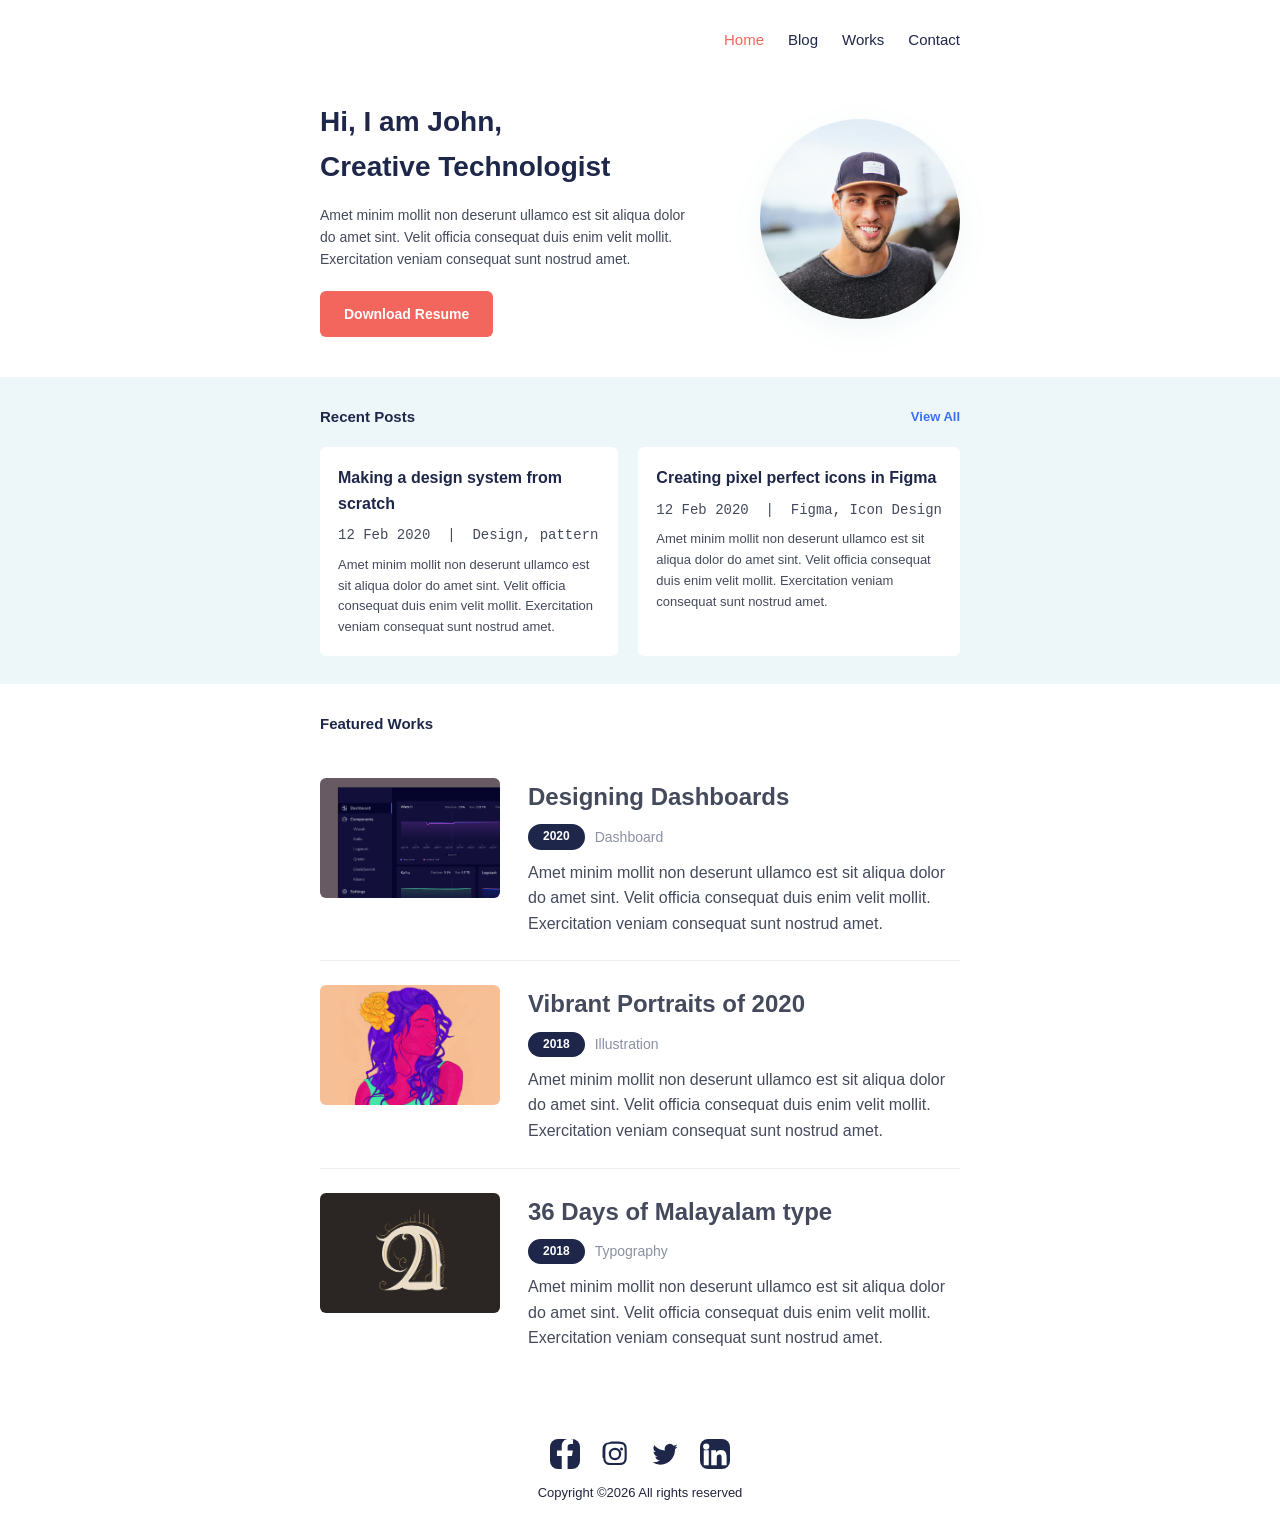
<file: index.html>
<!DOCTYPE html>
<html lang="en">
<head>
    <meta charset="UTF-8">
    <meta name="viewport" content="width=device-width, initial-scale=1.0">
    <title>HomePage</title>
    <link rel="stylesheet" href="style.css">
</head>
<body>
    <div class="page">
        <header class="site-header">
            <nav>
                <a href="index.html" class="active">Home</a>
                <a href="blog.html">Blog</a>
                <a href="work.html">Works</a>
                <a href="#contact">Contact</a>
            </nav>
         </header>
        <section class="hero">
            <div class="hero-text">
                <h1>Hi, I am John,<br>Creative Technologist</h1>
                <p>Amet minim mollit non deserunt ullamco est sit aliqua dolor do amet sint. Velit officia consequat duis enim velit mollit. Exercitation veniam consequat sunt nostrud amet.</p>
                <a href="#" class="btn-download">Download Resume</a>
            </div>
            <div class="hero-image">
                <img src="images/profile.png" alt="John" class="john">
            </div> 
        </section>

        <div class="recent-posts">
            <section class="sections"> 
                <div class="section-header">
                    <h3>Recent Posts</h3>
                    <a href="#">View All</a>
                </div>
                <div class="posts-grid">
                    <article class="post-card">
        
                        <h4> Making a design system from scratch</h4>
                        <div class="post-meta"><pre>12 Feb 2020  |  Design, pattern</pre></div>
                        <p>Amet minim mollit non deserunt ullamco est sit aliqua dolor do amet sint. Velit officia consequat duis enim velit mollit. Exercitation veniam consequat sunt nostrud amet.</p>
                    </article>
                    <article class="post-card">
        
                        <h4>Creating pixel perfect icons in Figma</h4>
                        <div class="post-meta"><pre>12 Feb 2020  |  Figma, Icon Design</pre></div>
                        <p>Amet minim mollit non deserunt ullamco est sit aliqua dolor do amet sint. Velit officia consequat duis enim velit mollit. Exercitation veniam consequat sunt nostrud amet.</p>
                    </article>
                </div>
            </section> 
        </div>
        <section class="sections">
            <div class="section-header">
                <h3>Featured Works</h3>
            </div>

            <div class="work-list" style="padding: 0;">
                <article class="work-item">
                <div class="workimg"><img src="images/image1.png" alt="Designing Dashboards"></div>
                <div class="workbody">
                    <h2><a href="work-details.html">Designing Dashboards</a></h2>
                    <div class="meta"><span class="year">2020</span><span class="tag">Dashboard</span></div>
                    <p>Amet minim mollit non deserunt ullamco est sit aliqua dolor do amet sint. Velit officia consequat duis enim velit mollit. Exercitation veniam consequat sunt nostrud amet.</p>
                </div>
                </article>

                <article class="work-item">
                <div class="workimg"><img src="images/image3.png" alt="Vibrant Portraits of 2020"></div>
                <div class="workbody">
                    <h2>Vibrant Portraits of 2020</h2>
                    <div class="meta"><span class="year">2018</span><span class="tag">Illustration</span></div>
                    <p>Amet minim mollit non deserunt ullamco est sit aliqua dolor do amet sint. Velit officia consequat duis enim velit mollit. Exercitation veniam consequat sunt nostrud amet.</p>
                </div>
                </article>

                <article class="work-item">
                <div class="workimg"><img src="images/image2.png" alt="36 Days of Malayalam type"></div>
                <div class="workbody">
                    <h2>36 Days of Malayalam type</h2>
                    <div class="meta"><span class="year">2018</span><span class="tag">Typography</span></div>
                    <p>Amet minim mollit non deserunt ullamco est sit aliqua dolor do amet sint. Velit officia consequat duis enim velit mollit. Exercitation veniam consequat sunt nostrud amet.</p>
                </div>
                </article>
            </div>
        </section>

        <footer class="site-footer">
                <div class="footer-icons">
                    <a href="#" aria-label="Facebook" class="icon-facebook"><img src="images/icon-facebook.svg" alt=""></a>
                    <a href="#" aria-label="Instagram" class="icon-instagram"><img src="images/icon-instagram.svg" alt=""></a>
                    <a href="#" aria-label="Twitter" class="icon-twitter"><img src="images/icon-twitter.svg" alt=""></a>
                    <a href="#" aria-label="LinkedIn" class="icon-linkedin"><img src="images/icon-linkedin.svg" alt=""></a>
                </div>
            <p class="copyright">Copyright ©2026 All rights reserved</p>
        </footer>


    </div>  
</body>
</html>
</file>
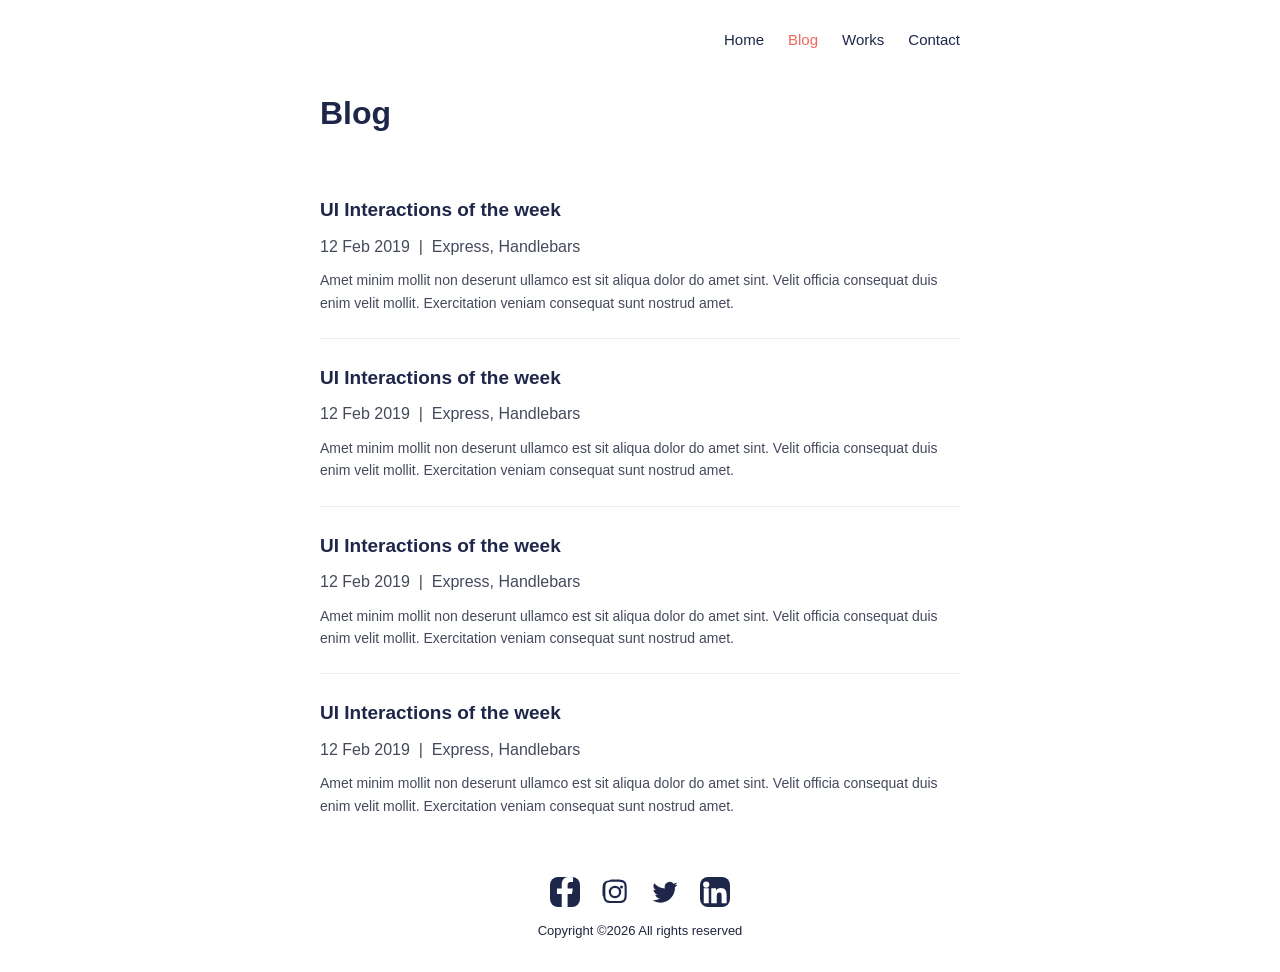
<file: blog.html>
<!DOCTYPE html>
<html lang="en">
<head>
    <meta charset="UTF-8">
    <meta name="viewport" content="width=device-width, initial-scale=1.0">
    <title>Blog</title>
    <link rel="stylesheet" href="style.css">
</head>
<body>
    <div class="page">
        <header class="site-header">
            <nav>
                <a href="index.html">Home</a>
                <a href="blog.html" class="active">Blog</a>
                <a href="work.html">Works</a>
                <a href="#contact">Contact</a>
            </nav>
        </header>
         <h1 class="workh">Blog</h1>

        <div class="work-list">
            <article class="work-item work-item--text">
            <div class="work-content">
                <h2>UI Interactions of the week</h2>
                <div class="meta">12 Feb 2019 &nbsp;|&nbsp; Express, Handlebars</div>
                <p>Amet minim mollit non deserunt ullamco est sit aliqua dolor do amet sint. Velit officia consequat duis enim velit mollit. Exercitation veniam consequat sunt nostrud amet.</p>
            </div>
            </article>
            <article class="work-item work-item--text">
            <div class="work-content">
                <h2>UI Interactions of the week</h2>
                <div class="meta">12 Feb 2019 &nbsp;|&nbsp; Express, Handlebars</div>
                <p>Amet minim mollit non deserunt ullamco est sit aliqua dolor do amet sint. Velit officia consequat duis enim velit mollit. Exercitation veniam consequat sunt nostrud amet.</p>
            </div>
            </article>
            <article class="work-item work-item--text">
            <div class="work-content">
                <h2>UI Interactions of the week</h2>
                <div class="meta">12 Feb 2019 &nbsp;|&nbsp; Express, Handlebars</div>
                <p>Amet minim mollit non deserunt ullamco est sit aliqua dolor do amet sint. Velit officia consequat duis enim velit mollit. Exercitation veniam consequat sunt nostrud amet.</p>
            </div>
            </article>
            <article class="work-item work-item--text">
            <div class="work-content">
                <h2>UI Interactions of the week</h2>
                <div class="meta">12 Feb 2019 &nbsp;|&nbsp; Express, Handlebars</div>
                <p>Amet minim mollit non deserunt ullamco est sit aliqua dolor do amet sint. Velit officia consequat duis enim velit mollit. Exercitation veniam consequat sunt nostrud amet.</p>
            </div>
            </article>
        </div>


        <footer class="site-footer">
            <div class="footer-icons">
                <a href="#" aria-label="Facebook" class="icon-facebook"><img src="images/icon-facebook.svg" alt=""></a>
                <a href="#" aria-label="Instagram" class="icon-instagram"><img src="images/icon-instagram.svg" alt=""></a>
                <a href="#" aria-label="Twitter" class="icon-twitter"><img src="images/icon-twitter.svg" alt=""></a>
                <a href="#" aria-label="LinkedIn" class="icon-linkedin"><img src="images/icon-linkedin.svg" alt=""></a>
            </div>
                <p class="copyright">Copyright ©2026 All rights reserved</p>
        </footer>
        
    </div> 
</body>
</html>
</file>
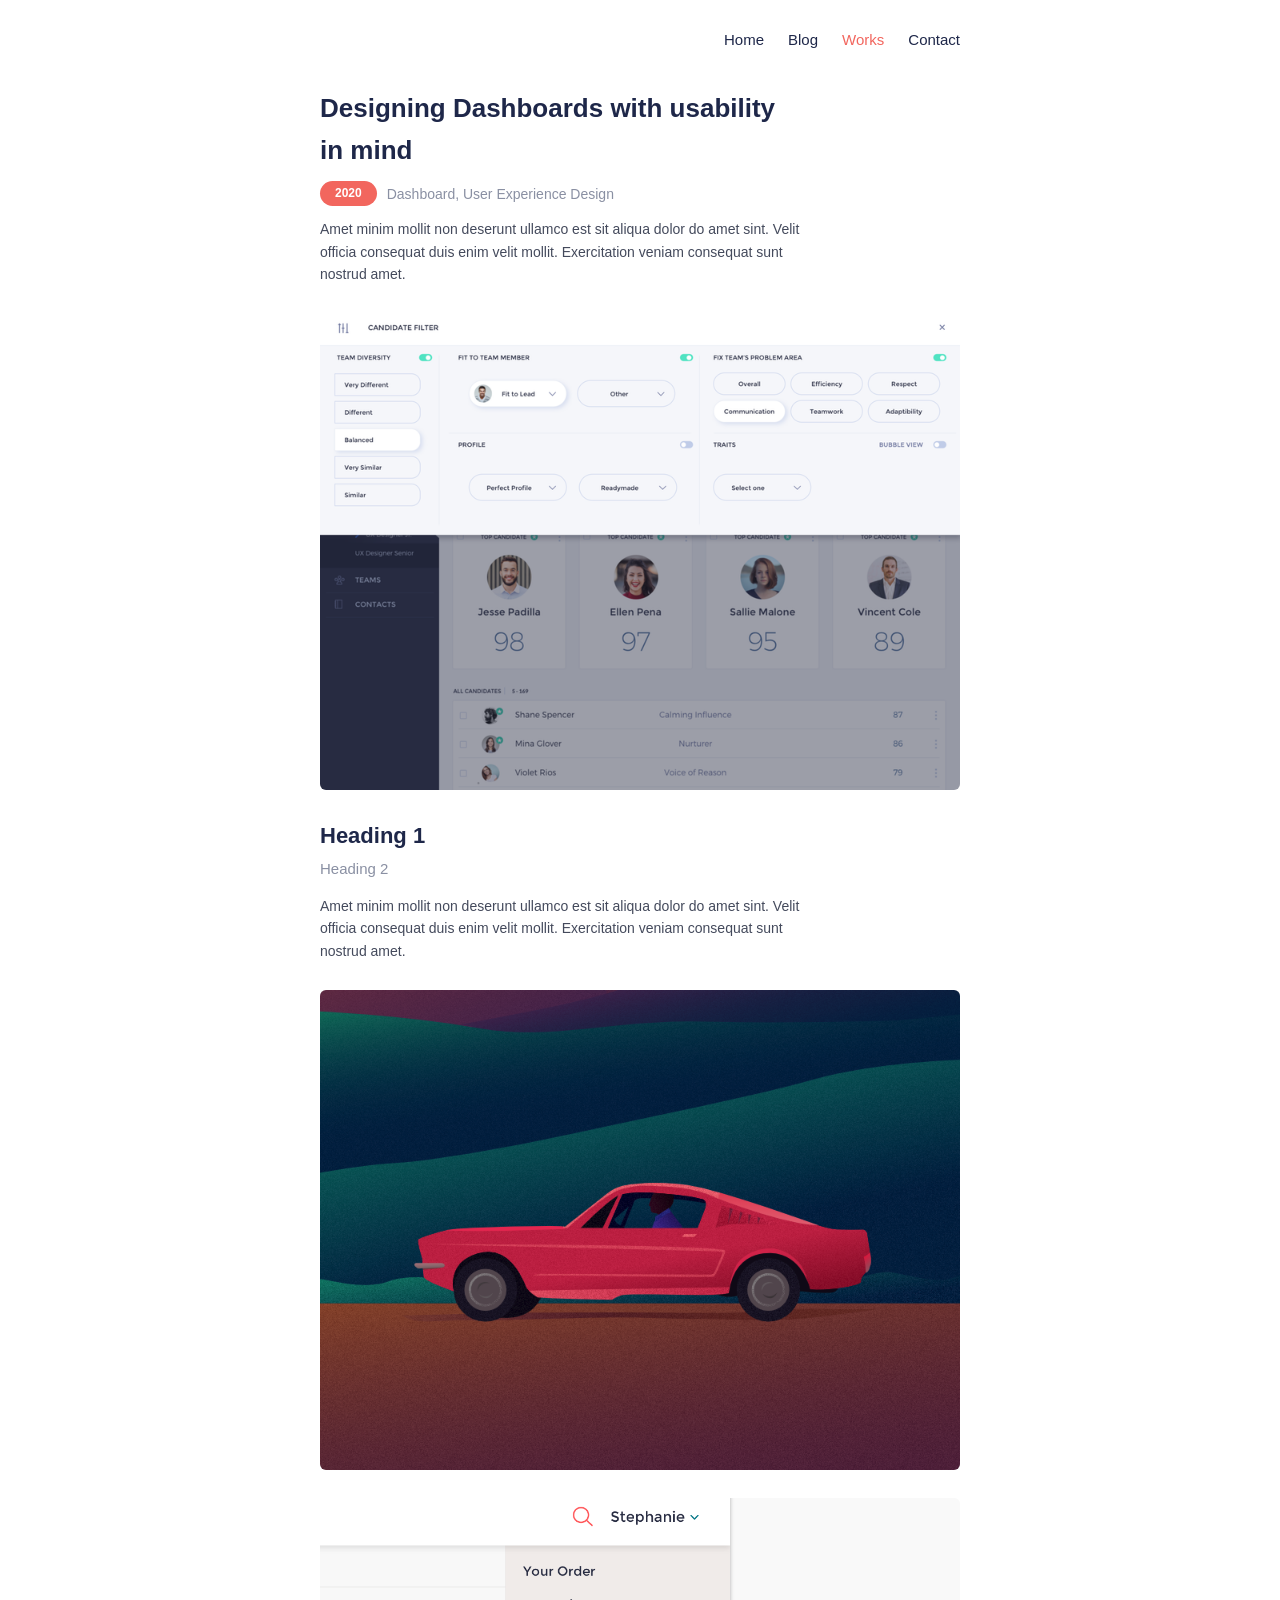
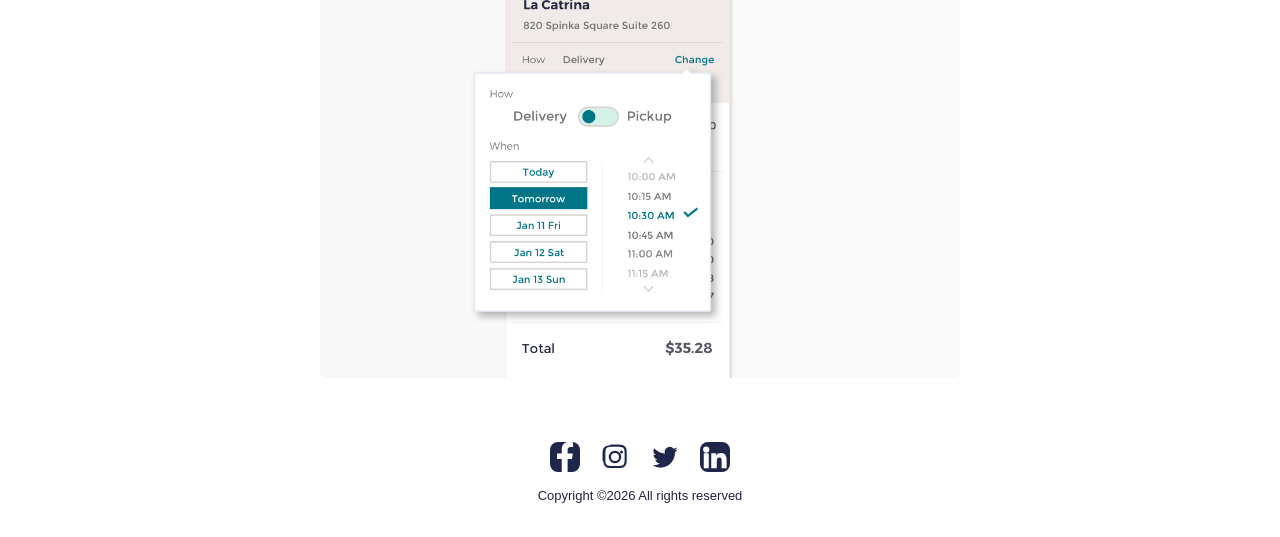
<file: work-details.html>
<!DOCTYPE html>
<html lang="en">
<head>
<meta charset="UTF-8">
<meta name="viewport" content="width=device-width, initial-scale=1.0">
<title>Work Details</title>
<link rel="stylesheet" href="style.css">
</head>
<body>
    <div class="page">

        <header class="site-header">
            <nav>
                <a href="index.html">Home</a>
                <a href="blog.html">Blog</a>
                <a href="work.html" class="active">Works</a>
                <a href="#contact">Contact</a>
            </nav>
        </header>

            <div class="detail-header">
                <h1>Designing Dashboards with usability in mind</h1>
                <div class="meta"><span class="badge">2020</span><span class="tag">Dashboard, User Experience Design</span></div>
                    <p>Amet minim mollit non deserunt ullamco est sit aliqua dolor do amet sint. Velit officia consequat duis enim velit mollit. Exercitation veniam consequat sunt nostrud amet.</p>
            </div>

            <div class="detail-body">
                <img src="images/image5.png" alt="Dashboard interface screenshot">

                <div class="text-block">
                    <h2>Heading 1</h2>
                        <h3>Heading 2</h3>
                        <p>Amet minim mollit non deserunt ullamco est sit aliqua dolor do amet sint. Velit officia consequat duis enim velit mollit. Exercitation veniam consequat sunt nostrud amet.</p>
                </div>

                    <img src="images/image6.png" alt="Illustration of a red car">
                    <img src="images/image7.png" alt="Order checkout UI mockup">
            </div>

            <footer class="site-footer">
                <div class="footer-icons">
                    <a href="#" aria-label="Facebook" class="icon-facebook"><img src="images/icon-facebook.svg" alt=""></a>
                    <a href="#" aria-label="Instagram" class="icon-instagram"><img src="images/icon-instagram.svg" alt=""></a>
                    <a href="#" aria-label="Twitter" class="icon-twitter"><img src="images/icon-twitter.svg" alt=""></a>
                    <a href="#" aria-label="LinkedIn" class="icon-linkedin"><img src="images/icon-linkedin.svg" alt=""></a>
                </div>
                <p class="copyright">Copyright ©2026 All rights reserved</p>
            </footer>




    </div>
</body>
</html>
</file>
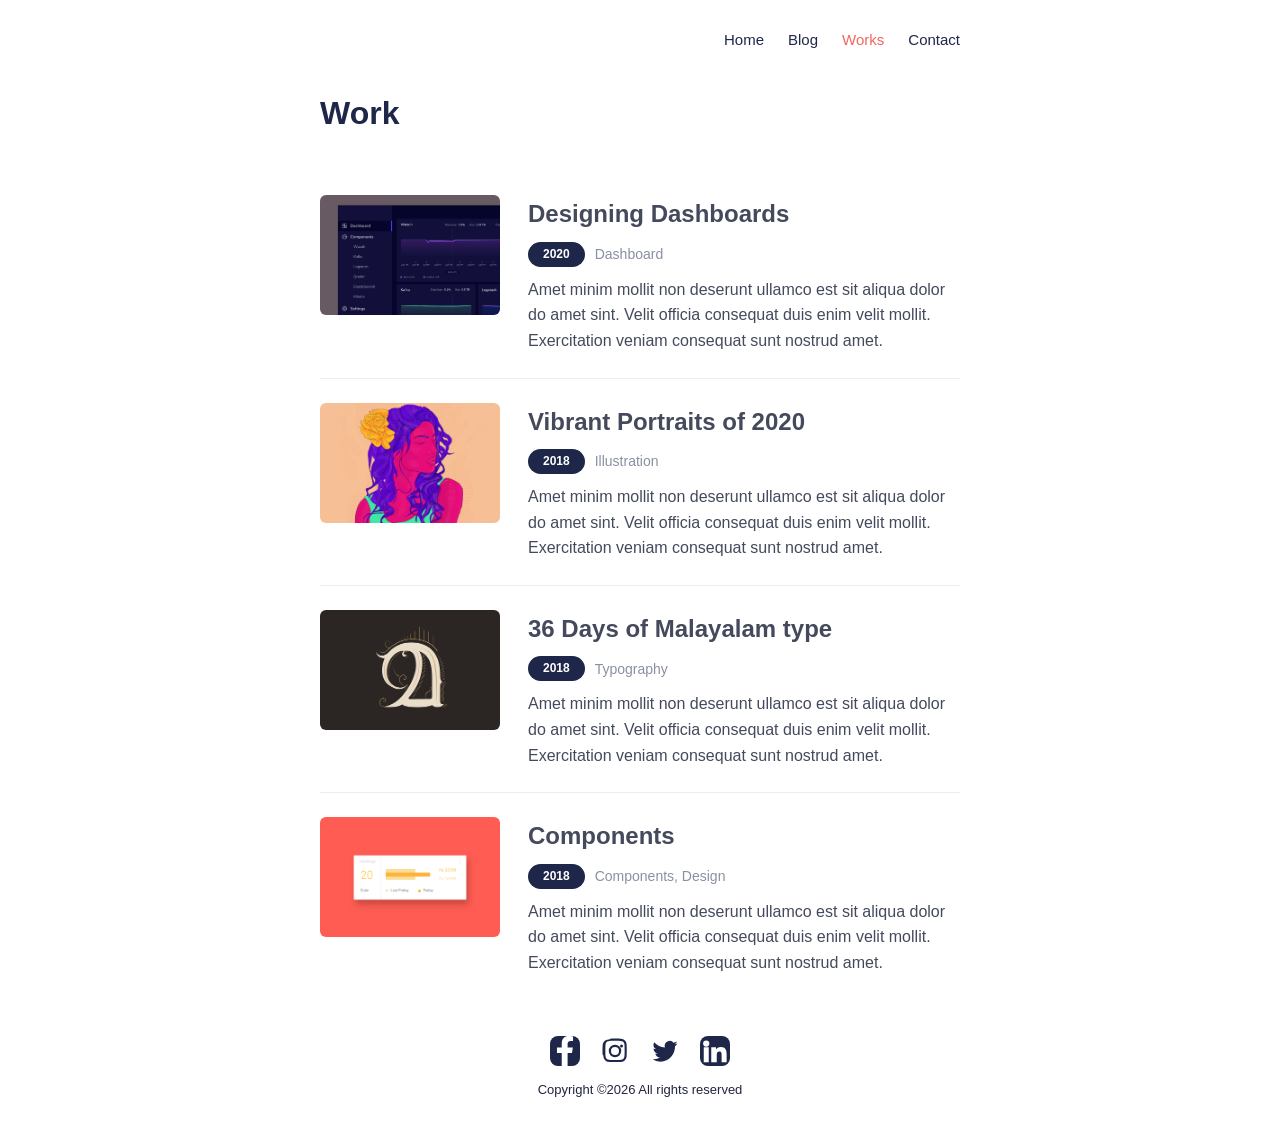
<file: work.html>
<!DOCTYPE html>
<html lang="en">
<head>
    <meta charset="UTF-8">
    <meta name="viewport" content="width=device-width, initial-scale=1.0">
    <title>Works</title>
    <link rel="stylesheet" href="style.css">
</head>
<body>
     <div class="page">
        <header class="site-header">
            <nav>
                <a href="index.html">Home</a>
                <a href="blog.html">Blog</a>
                <a href="work.html" class="active">Works</a>
                <a href="#contact">Contact</a>
            </nav>
         </header>
         
                   <h1 class="workh">Work</h1>

            <div class="work-list">
                <article class="work-item">
                <div class="workimg"><img src="images/image1.png" alt="Designing Dashboards"></div>
                <div class="workbody">
                    <h2><a href="work-details.html">Designing Dashboards</a></h2>
                    <div class="meta"><span class="year">2020</span><span class="tag">Dashboard</span></div>
                    <p>Amet minim mollit non deserunt ullamco est sit aliqua dolor do amet sint. Velit officia consequat duis enim velit mollit. Exercitation veniam consequat sunt nostrud amet.</p>
                </div>
                </article>

                <article class="work-item">
                <div class="workimg"><img src="images/image3.png" alt="Vibrant Portraits of 2020"></div>
                <div class="workbody">
                    <h2>Vibrant Portraits of 2020</h2>
                    <div class="meta"><span class="year">2018</span><span class="tag">Illustration</span></div>
                    <p>Amet minim mollit non deserunt ullamco est sit aliqua dolor do amet sint. Velit officia consequat duis enim velit mollit. Exercitation veniam consequat sunt nostrud amet.</p>
                </div>
                </article>

                <article class="work-item">
                <div class="workimg"><img src="images/image2.png" alt="36 Days of Malayalam type"></div>
                <div class="workbody">
                    <h2>36 Days of Malayalam type</h2>
                    <div class="meta"><span class="year">2018</span><span class="tag">Typography</span></div>
                    <p>Amet minim mollit non deserunt ullamco est sit aliqua dolor do amet sint. Velit officia consequat duis enim velit mollit. Exercitation veniam consequat sunt nostrud amet.</p>
                </div>
                </article>

                <article class="work-item">
                <div class="workimg"><img src="images/image4.png" alt="Components"></div>
                <div class="workbody">
                    <h2>Components</h2>
                    <div class="meta"><span class="year">2018</span><span class="tag">Components, Design</span></div>
                    <p>Amet minim mollit non deserunt ullamco est sit aliqua dolor do amet sint. Velit officia consequat duis enim velit mollit. Exercitation veniam consequat sunt nostrud amet.</p>
                </div>
                </article>
            </div>

        <footer class="site-footer">
            <div class="footer-icons">
                <a href="#" aria-label="Facebook" class="icon-facebook"><img src="images/icon-facebook.svg" alt=""></a>
                <a href="#" aria-label="Instagram" class="icon-instagram"><img src="images/icon-instagram.svg" alt=""></a>
                <a href="#" aria-label="Twitter" class="icon-twitter"><img src="images/icon-twitter.svg" alt=""></a>
                <a href="#" aria-label="LinkedIn" class="icon-linkedin"><img src="images/icon-linkedin.svg" alt=""></a>
            </div>
                <p class="copyright">Copyright ©2026 All rights reserved</p>
        </footer>
    </div> 
</body>
</html>
</file>
<file: style.css>
* { box-sizing: border-box; margin: 0; padding: 0; }

html, body {
  width: 100%;
  min-height: 100vh;
}

body {
  font-family: -apple-system, BlinkMacSystemFont, "Segoe UI", Helvetica, Arial, sans-serif;
  color: #444a5c;
  background: #fff;
  line-height: 1.6;
}

a { text-decoration: none; color: inherit; }
img { display: block; max-width: 100%; }

.page {
  width: 100%;
  margin: 0 auto;
  min-height: 100vh;
  background: #fff;
}

/* ===== Header ===== */
.site-header {
  display: flex;
  justify-content: flex-end;
  align-items: center;
  gap: 28px;
  max-width: 720px;
  margin: 0 auto;
  padding: 28px 40px;
}

.site-header nav {
  display: flex;
  gap: 24px;
}

.site-header a {
  font-size: 15px;
  font-weight: 500;
  color: #1e2749;
}

.site-header a.active {
  color: #f2665e;
}
@media (max-width: 640px) {
  .site-header {
    padding: 20px 22px;
    gap: 14px;
  }

  .site-header nav {
    gap: 12px;
  }

  .site-header a {
    font-size: 16px;
  }
}
/* ===== Hero Section ===== */
.hero {
    display: flex;
    align-items: center;
    justify-content: space-between;
    gap: 40px;
    max-width: 720px;
    margin: 0 auto;
    padding: 20px 40px 40px;
}


.hero-text h1 {
    font-size: 28px;
    color: #1e2749;
    margin-bottom: 14px;
}

.hero-text p {
    font-size: 14px;
    margin-bottom: 20px;
    max-width: 380px;
}

.btn-download {
    display: inline-block;
    background-color: #f2665e;
    color: #fff;
    text-decoration: none;
    padding: 12px 24px;
    border-radius: 6px;
    font-size: 14px;
    font-weight: 600;
    transition: background-color 0.2s ease, transform 0.15s ease;
}

.btn-download:hover {
    background-color: #e85a4f;
    transform: translateY(-1px);
}


.hero-image img {
    width: 200px;
    height: 200px;
    border-radius: 50%;
    object-fit: cover;
    box-shadow: 0 10px 30px rgba(77, 134, 155, 0.08);
}

@media (max-width: 640px) {
    .hero {
        flex-direction: column-reverse;   /* photo on top, text below */
        text-align: center;
        align-items: center;
        padding-left: 20px;
        padding-right: 20px;
        gap: 30px;
    }


    .hero-text p {
        font-size: 16px;
        max-width: 100%;
    }


}


/* Recent posts section - Yahaya */
.recent-posts {
  background-color:#EDF7FA ;
  
}
.sections {
  max-width: 720px;
  margin: 0 auto;
  padding: 28px 40px;
}
.section-header h3 {
  font-weight: 600;
  font-size: 15px;
  color: #1e2749;
}
.section-header {
  display: flex;
  justify-content: space-between;
  align-items: center;
  margin-bottom: 18px;
}
.section-header a {
  font-size: 13px;
  color: #3b6ff2;
  font-weight: 600;
}
.posts-grid {
  display: grid;
  grid-template-columns: 1fr 1fr;
  gap: 20px;
}

.post-card {
  background-color: #ffffff;
  padding: 18px;
  border-radius: 6px;
}

.post-card h4 {
  font-size: 16px;
  color: #1e2749;
  margin-bottom: 8px;
}
.post-meta pre{
  font-size: 14px;
}
.post-card p{
  font-size: 13px;
  margin-top: 8px;
}
@media (max-width: 640px) {
  .posts-grid {
    grid-template-columns: 1fr;
  }
}

/* ===== Work Section ===== */
.workh {
  font-size: 32px;
  font-weight: 700;
  color: #1e2749;
  max-width: 720px;
  margin: 0 auto;
  padding: 8px 40px 32px;
}
.year{
  display: inline-block;
  background: #1e2749;
  color: #fff;
  font-size: 12px;
  font-weight: 600;
  padding: 3px 15px;
  border-radius: 16px;
}
.work-list {
  max-width: 720px;
  margin: 0 auto;
  padding: 0 40px;
}

.work-item {
  display: flex;
  gap: 28px;
  padding: 24px 0;
  border-bottom: 1px solid #ececf1;
}

.work-item:last-child {
  border-bottom: none;
}

.workimg {
  flex: 0 0 180px;
  height: 120px;
  border-radius: 6px;
  overflow: hidden;
}

.workimg img {
  width: 100%;
  height: 100%;
  object-fit: cover;
}

.work-content h2 {
  font-size: 19px;
  color: #1e2749;
  margin-bottom: 2px;
}

.work-content p {
  font-size: 14px;
  color: #444a5c;
  max-width: 340px;
}

/* Blog rows have no thumbnail */
.work-item--text .work-content p {
  max-width: 100%;
}
@media (max-width: 640px) {
  .work-list {
    padding-left: 22px;
    padding-right: 22px;  
  }
  .workh{
    padding-left: 22px;
    padding-right: 22px;  
  }
  .work-item {
    flex-direction: column;
    gap: 14px;
  }
  .workimg{
    flex:none;
    width: 100%;
    height: 160px;
  }
  .work-content p {
    max-width: 100%;
  }
}

/* ===== Work Detail Page ===== */
.detail-header {
  max-width: 720px;
  margin: 0 auto;
  padding: 8px 40px 24px;
}

.detail-header h1 {
  font-size: 26px;
  color: #1e2749;
  margin-bottom: 10px;
  max-width: 460px;
}

.detail-header p {
  font-size: 14px;
  max-width: 480px;
  margin-top: 12px;
}
.badge {
  display: inline-block;
  background: #f2665e;
  color: #fff;
  font-size: 12px;
  font-weight: 600;
  padding: 3px 15px;
  border-radius: 16px;
}

.tag {
  color: #8a90a3;
  font-size: 14px;
}

.meta {
  display: flex;
  align-items: center;
  gap: 10px;
  margin: 8px 0 10px;
}

.detail-body {
  max-width: 720px;
  margin: 0 auto;
  padding: 0 40px;
}

.detail-body img {
  border-radius: 6px;
  margin-bottom: 28px;
  width: 100%;
}

.detail-body h2 {
  font-size: 22px;
  color: #1e2749;
  margin-bottom: 4px;
}

.detail-body h3 {
  font-size: 15px;
  color: #8a90a3;
  font-weight: 500;
  margin-bottom: 14px;
}

.detail-body .text-block {
  margin-bottom: 28px;
}

.detail-body .text-block p {
  font-size: 14px;
  max-width: 480px;
}
@media (max-width: 640px) {
  .detail-header, .detail-body {
    padding-left: 22px;
    padding-right: 22px;
  }
    
}
/* Footer Styles */
.site-footer {
 max-width: 720px;;
  margin: 0 auto;
  padding: 36px 40px 30px;
  text-align: center;
  background: #fff;
}

.footer-icons {
  display: flex;
  justify-content: center;
  gap: 20px;
  margin-bottom: 14px;
}

.footer-icons a {
  border-radius: 8px;
  display: flex;
  align-items: center;
  justify-content: center;
}
/* Facebook & LinkedIn: solid navy square, white glyph (set in the SVG file) */
.icon-facebook,
.icon-linkedin {
  background: #1e2749;
}
.icon-facebook img {
  width: 30px;
  height: 30px;
}

.icon-linkedin{
  width: 30px;
  height: 30px;
}

/* Instagram: outlined square, white fill, navy glyph (set in the SVG file) */
.icon-instagram {
  background: #fff;
}
.icon-instagram img {
  width: 30px;
  height: 30px;
}

/* Twitter: no square, just the navy glyph, sized to fill more of the box */
.icon-twitter {
  background: transparent;
}

.icon-twitter img {
  width: 30px;
  height: 30px;
}




.copyright {
  font-size: 13px;
  color: #21243D;
}
</file>
